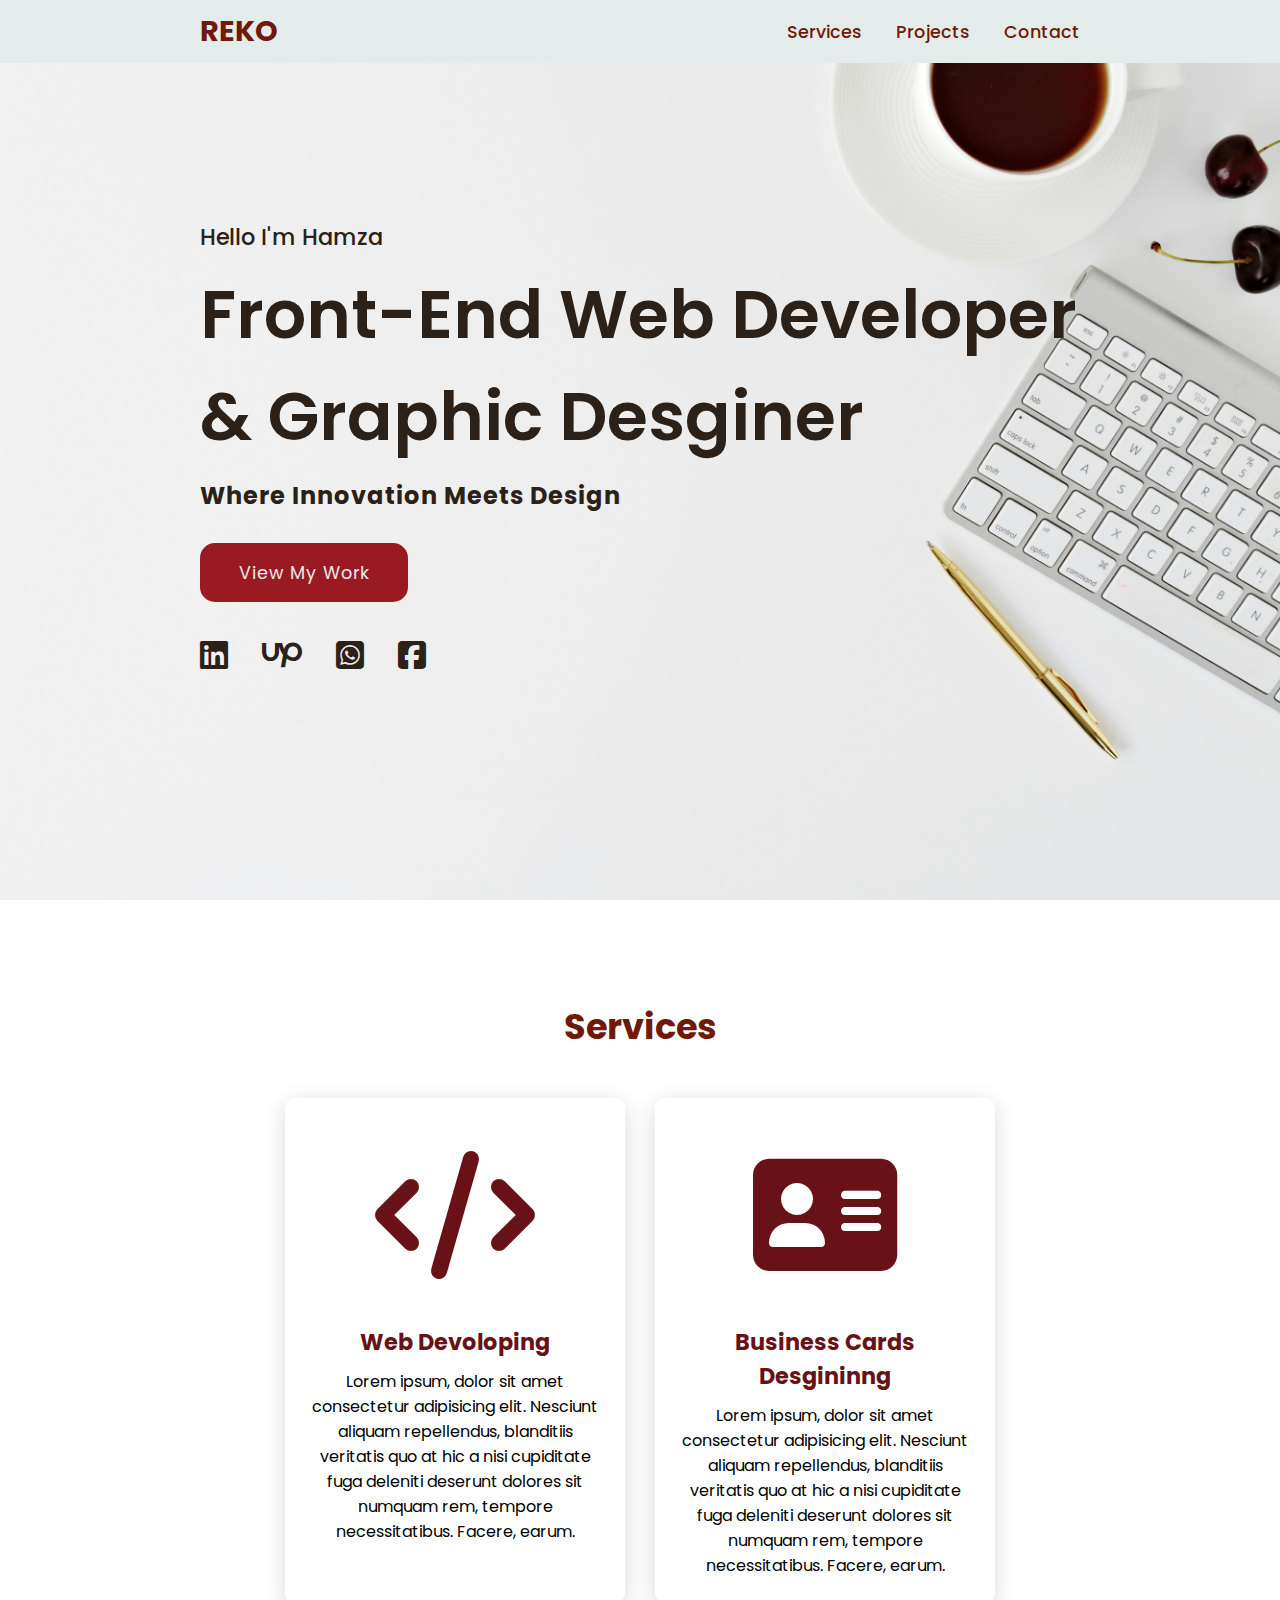
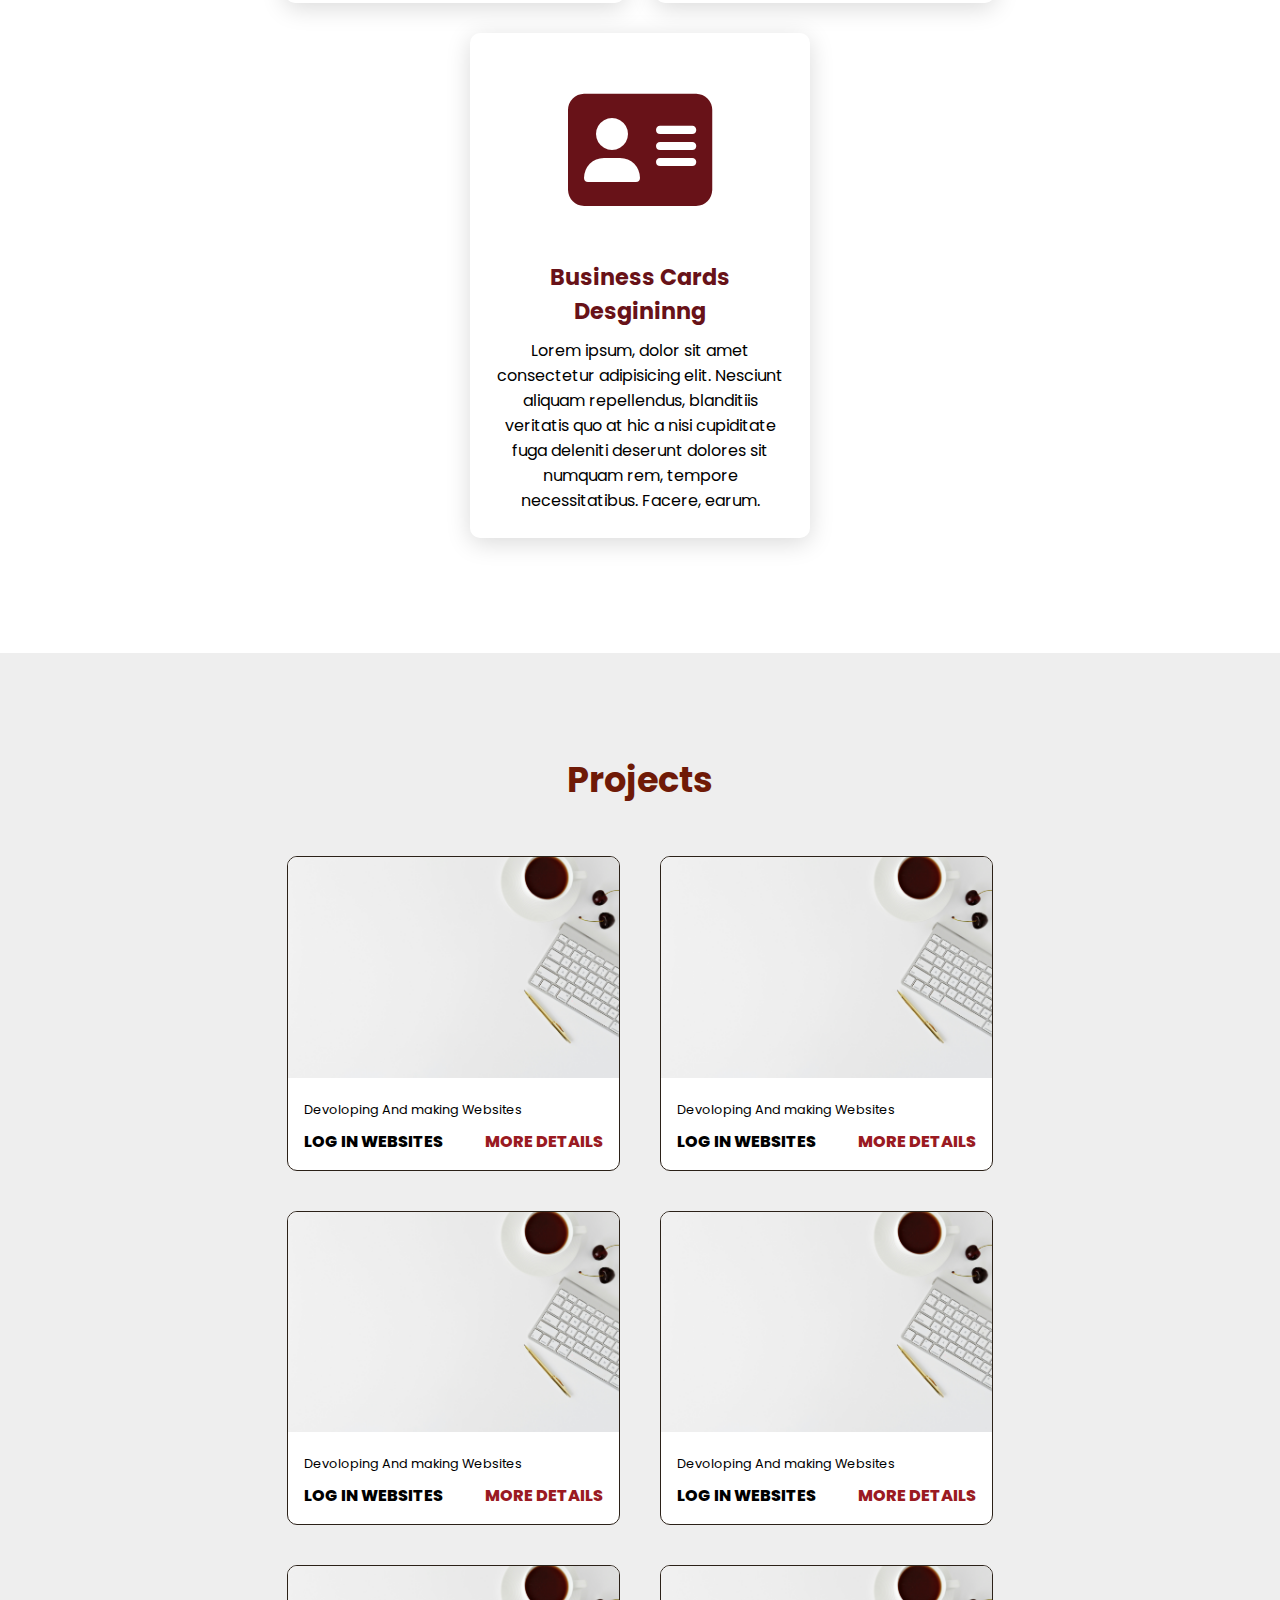
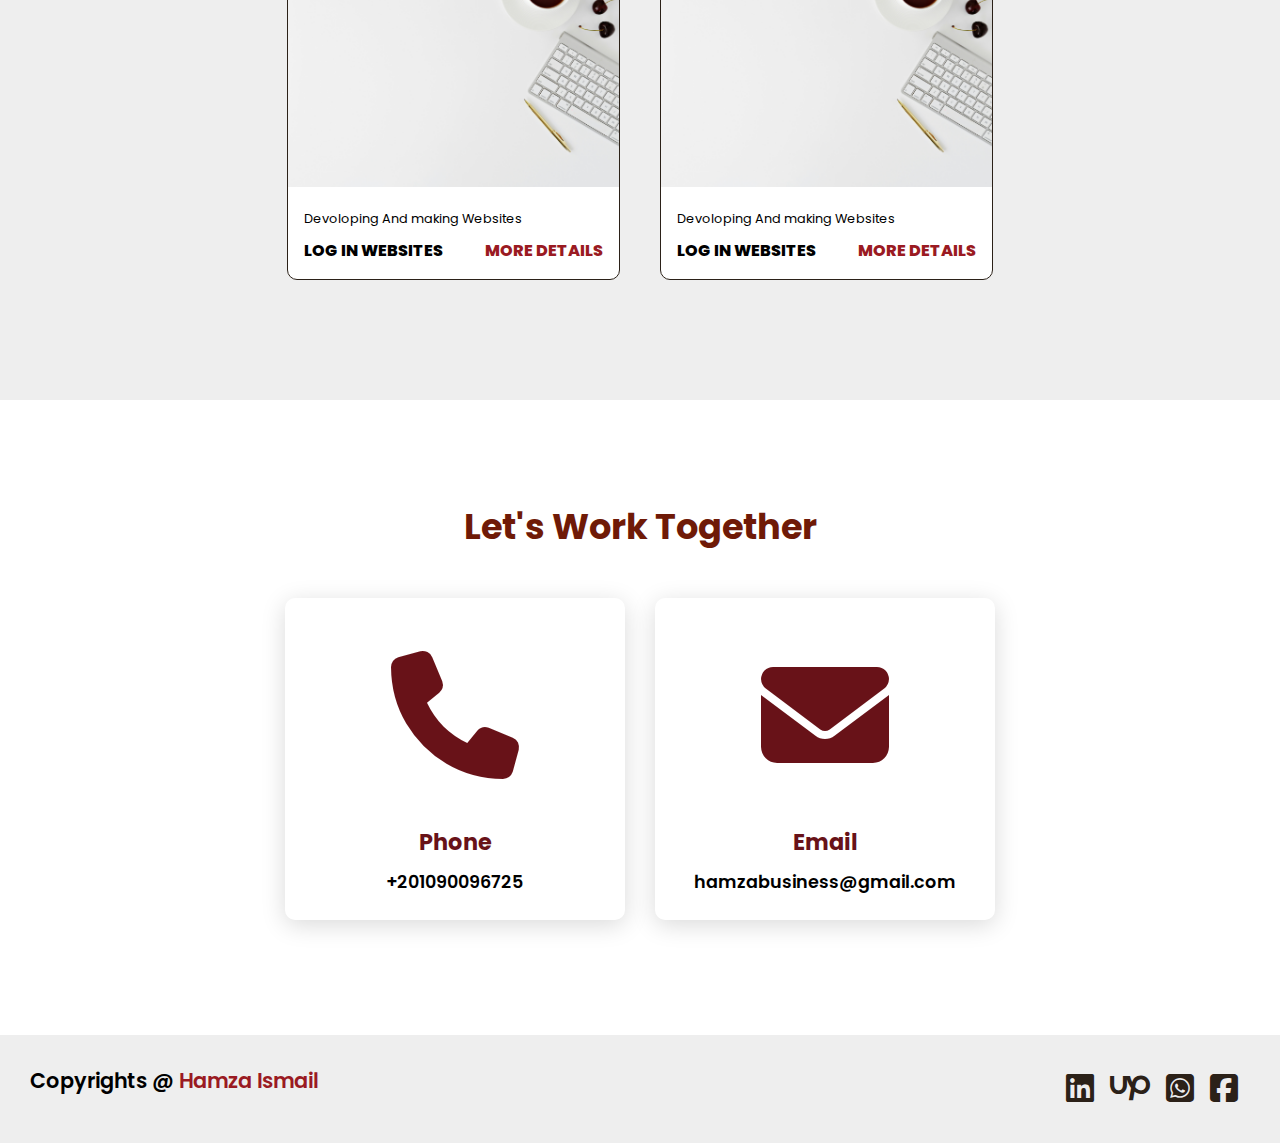
<file: index.html>
<!DOCTYPE html>
<html lang="en">

<head>
    <meta charset="UTF-8">
    <meta name="viewport" content="width=device-width, initial-scale=1.0">
    <link rel="stylesheet" href="style.css">
    <link rel="stylesheet" href="https://cdnjs.cloudflare.com/ajax/libs/font-awesome/6.5.1/css/all.min.css">
    <title>REKO</title>
    <link rel="shortcut icon" href="./Images/icon.jpg" type="image/x-icon">

</head>

<body>
    <header>
        <a href="#" class="logo">Reko</a>
        <nav class="navigation">
            <a href="#services">Services</a>
            <a href="#projects">Projects</a>
            <a href="#Contact">Contact</a>
        </nav>
    </header>
    <section class="main">
        <div>
            <h2>Hello I'm Hamza <br><span class="me">Front-End Web Developer & Graphic Desginer</span>
            </h2>
            <h3>Where Innovation Meets Design
            </h3>
            <a href="#projects" class="main-btn">View My Work</a>
            <div class="social-icons">
                <a href=""><i class="fa-brands fa-linkedin"></i></a>
                <a href=""><i class="fa-brands fa-upwork"></i></a>
                <a href=""><i class="fa-brands fa-square-whatsapp"></i></a>
                <a href=""><i class="fa-brands fa-square-facebook"></i></a>
            </div>

    </section>
    <section id="services" class="cards">
        <h2 class="title">Services</h2>
        <div class="content">
            <div class="card">
                <div class="icon">
                    <i class="fa-solid fa-code"></i>
                </div>
                <div class="info">
                    <h3>Web Devoloping</h3>
                    <p>Lorem ipsum, dolor sit amet consectetur adipisicing elit. Nesciunt aliquam repellendus,
                        blanditiis veritatis quo at hic a nisi cupiditate fuga deleniti deserunt dolores sit numquam
                        rem, tempore necessitatibus. Facere, earum.</p>

                </div>
            </div>
            <div class="card">
                <div class="icon">
                    <i class="fa-solid fa-address-card"></i>
                </div>
                <div class="info">
                    <h3>Business Cards Desgininng</h3>
                    <p>Lorem ipsum, dolor sit amet consectetur adipisicing elit. Nesciunt aliquam repellendus,
                        blanditiis veritatis quo at hic a nisi cupiditate fuga deleniti deserunt dolores sit numquam
                        rem, tempore necessitatibus. Facere, earum.</p>
                </div>
            </div>
            <div class="card">
                <div class="icon">
                    <i class="fa-solid fa-address-card"></i>
                </div>
                <div class="info">
                    <h3>Business Cards Desgininng</h3>
                    <p>Lorem ipsum, dolor sit amet consectetur adipisicing elit. Nesciunt aliquam repellendus,
                        blanditiis veritatis quo at hic a nisi cupiditate fuga deleniti deserunt dolores sit numquam
                        rem, tempore necessitatibus. Facere, earum.</p>
                </div>
            </div>
        </div>
    </section>
    <section class="projects" id="projects">
        <h2 class="title">Projects</h2>
        <div class="content">
            <div class="project-card">
                <div class="project-image">
                    <img src="./Images/1.jpg" alt="">
                    <div class="project-info">
                        <p class="project-category">Devoloping And making Websites</p>
                        <strong class="project-title">
                            <span>Log in Websites</span>
                            <a href="" class="more-details">More Details</a>
                        </strong>
                    </div>

                </div>
            </div>
            <div class="project-card">
                <div class="project-image">
                    <img src="./Images/1.jpg" alt="">
                    <div class="project-info">
                        <p class="project-category">Devoloping And making Websites</p>
                        <strong class="project-title">
                            <span>Log in Websites</span>
                            <a href="" class="more-details">More Details</a>
                        </strong>
                    </div>

                </div>
            </div>
            <div class="project-card">
                <div class="project-image">
                    <img src="./Images/1.jpg" alt="">
                    <div class="project-info">
                        <p class="project-category">Devoloping And making Websites</p>
                        <strong class="project-title">
                            <span>Log in Websites</span>
                            <a href="" class="more-details">More Details</a>
                        </strong>
                    </div>

                </div>
            </div>
            <div class="project-card">
                <div class="project-image">
                    <img src="./Images/1.jpg" alt="">
                    <div class="project-info">
                        <p class="project-category">Devoloping And making Websites</p>
                        <strong class="project-title">
                            <span>Log in Websites</span>
                            <a href="" class="more-details">More Details</a>
                        </strong>
                    </div>

                </div>
            </div>
            <div class="project-card">
                <div class="project-image">
                    <img src="./Images/1.jpg" alt="">
                    <div class="project-info">
                        <p class="project-category">Devoloping And making Websites</p>
                        <strong class="project-title">
                            <span>Log in Websites</span>
                            <a href="" class="more-details">More Details</a>
                        </strong>
                    </div>

                </div>
            </div>
            <div class="project-card">
                <div class="project-image">
                    <img src="./Images/1.jpg" alt="">
                    <div class="project-info">
                        <p class="project-category">Devoloping And making Websites</p>
                        <strong class="project-title">
                            <span>Log in Websites</span>
                            <a href="" class="more-details">More Details</a>
                        </strong>
                    </div>

                </div>
            </div>

        </div>
    </section>
    <section class="contact-content">
        <h2 class="title" id="Contact">
            Let's Work Together
        </h2>
        <div class="content">
            <div class="card">
                <div class="icon">
                    <i class="fa-solid fa-phone"></i>
                </div>
                <div class="info" id="email">
                    <h3>Phone</h3>
                    <p>+201090096725</p>
                </div>
            </div>
            <div class="card">
                <div class="icon">
                    <i class="fa-solid fa-envelope"></i>

                </div>
                <div class="info" id="email">
                    <h3>Email</h3>
                    <p>hamzabusiness@gmail.com</p>
                </div>

            </div>
        </div>


    </section>
    <footer class="footer">
        <p class="footer-title">Copyrights @ <span>Hamza Ismail</span></p>
        <div class="social-icons">
            <a href=""><i class="fa-brands fa-linkedin"></i></a>
            <a href=""><i class="fa-brands fa-upwork"></i></a>
            <a href=""><i class="fa-brands fa-square-whatsapp"></i></a>
            <a href=""><i class="fa-brands fa-square-facebook"></i></a>
        </div>
    </footer>






</body>

</html>
</file>
<file: style.css>
@import url('https://fonts.googleapis.com/css2?family=Poppins:ital,wght@0,100;0,200;0,300;0,400;0,500;0,600;0,700;0,800;0,900;1,100;1,200;1,300;1,400;1,500;1,600;1,700;1,800;1,900&display=swap');
*{
    margin: 0;
    font-family: "Poppins", sans-serif;
    box-sizing: border-box;
    scroll-behavior: smooth;
}
header{
    background-color: #e4ebeb;
    width: 100%;
    position: fixed;
    z-index: 999;
    display: flex;
    justify-content: space-between;
    align-items: center;
    padding: 10px 200px;
}
.logo{
    text-decoration: none;
    color: #6F1A07;
    text-transform: uppercase;
    font-weight: 700;
    font-size: 1.8em;
}
.navigation a{
    color: #6F1A07;
    text-decoration: none;
    font-weight: 500;
    font-size: 1.1em;
    padding-left: 30px;


}
.navigation a:hover{
    color: #2B2118;
}
section{
    
    padding: 100px 200px;
}
.main{
    width: 100%;
    min-height: 100vh;
    display: flex;
    align-items: center;
    background: url(./Images/1.jpg) no-repeat;
    background-size: cover;
    background-position: center;
    background-attachment: fixed;
}
.main h2 {
    font-size: 1.4em;
    color: #2B2118;
    font-weight: 500;
}

.main h2 span {
    color: #2B2118;
    font-size: 3em;
    font-weight: 600;
    display: inline-block;
    margin-top: 10px;
}
.main h3 {
    color: #2B2118;
    font-size: 1.5em;
    font-weight: 700;
    letter-spacing: 1px;
    margin-top: 10px;
    margin-bottom: 30px;
}
.main-btn{
    text-decoration: none;
    color: #EAEAEA;
    background-color: #9a1a22;
    font-size: 1.1em;
    font-weight: 400;
    display: inline-block;
    padding: 0.9375em 2.1875em;
    border-radius: 15px;
    letter-spacing: 1px;
    margin-bottom: 30px;
    transition: 0.7s ease;
}
.main-btn:hover{
    background-color:#681218 ;
    transform: scale(1.1);
    

}
.social-icons a{
    color: #2B2118;
    font-size: 2em;
    padding-right: 30px;
}
.title{
    display: flex;
    justify-content: center;
    color: #6F1A07;
    font-size: 2.2em;
    font-weight: 800em;
    margin-bottom: 30px;
}
.content{
    display: flex;
    justify-content: center;
    flex-direction: row;
    flex-wrap: wrap;
}
.card {
    background-color:#ffffff;
    width: 21.25em;
    box-shadow: 0 5px 25px rgba(1 1 1 / 15%);
    border-radius: 10px;
    padding: 25px;
    margin: 15px;
    transition: 0.7s ease;


}
.card:hover{
    transform: scale(1.1);
}
.icon{
    color: #681218;
    font-size: 8em;
    text-align: center;
}

.info{
    text-align: center;
}


.info h3 {
color: #681218;
font-size: 1.4em;
font-weight: 700;
margin: 10px;
}
.projects{
    background-color: #eeeeee;
}
.projects .content{
    margin-top: 30px;

}
.project-card{
    background-color: white;
    border: 1px solid #2B2118;
    min-height: 14em;
    width: 20.8em;
    overflow: hidden;
    border-radius: 10px;
    margin: 20px;
    transition: 0.7s ease;


}
.project-card:hover{
    transform: scale(1.1);
}
.project-image img{
width: 100%;
}
.project-card:hover .project-image {
    opacity: 0.9;
}
.project-info{
    padding: 1em;
}
.project-category{
    font-size: 0.8em;
    color: #000;

}
.project-title{
    display: flex;
    justify-content: space-between;
    text-transform: uppercase;
    margin-top: 10px;
    font-weight: 800;
}
.more-details{
    text-decoration: none;
    color: #9a1a22;
}
.more-details:hover{
    color: #6F1A07;
}
#email p {
    font-size: 1.1em;
    font-weight: 600;
}
.footer{
    background-color: #eeeeee;
    color: black;
    padding: 1.9em;
    display: flex;
    justify-content: space-between;
}
.footer-title{
    font-size: 1.3em;
    font-weight: 600;
}
.footer-title span{
    color: #9a1a22;
}
.footer .social-icons a{
    font-size: 2em;
    padding: 0 12px 0 0;
}
@media (max-width:1025px){
    header{
        padding: 12px 20px;
    }
    .navigation a{
        padding-left: 10px;
    }
    .title{
        font-size: 1.8em;
    }
    
    section{
        padding: 80px 20px;
    }
    .main-content h2{
        font-size: 1em;
    }
    .main-content h3{
        font-size: 1.6em;
    }
    .content{
        flex-direction: row;
        align-items: center;

    }




}
@media (max-width:377px){
  body{
    font-size: 10px;
  }

}


@media (min-width:1020px) and (max-width:1051px){
    body{
        font-size: 25px;
    }
  
  }
  @media (min-width:350px) and (max-width:430px){
    .main h2 span {
      font-size: 2.5em;
    }
  
  }
</file>
